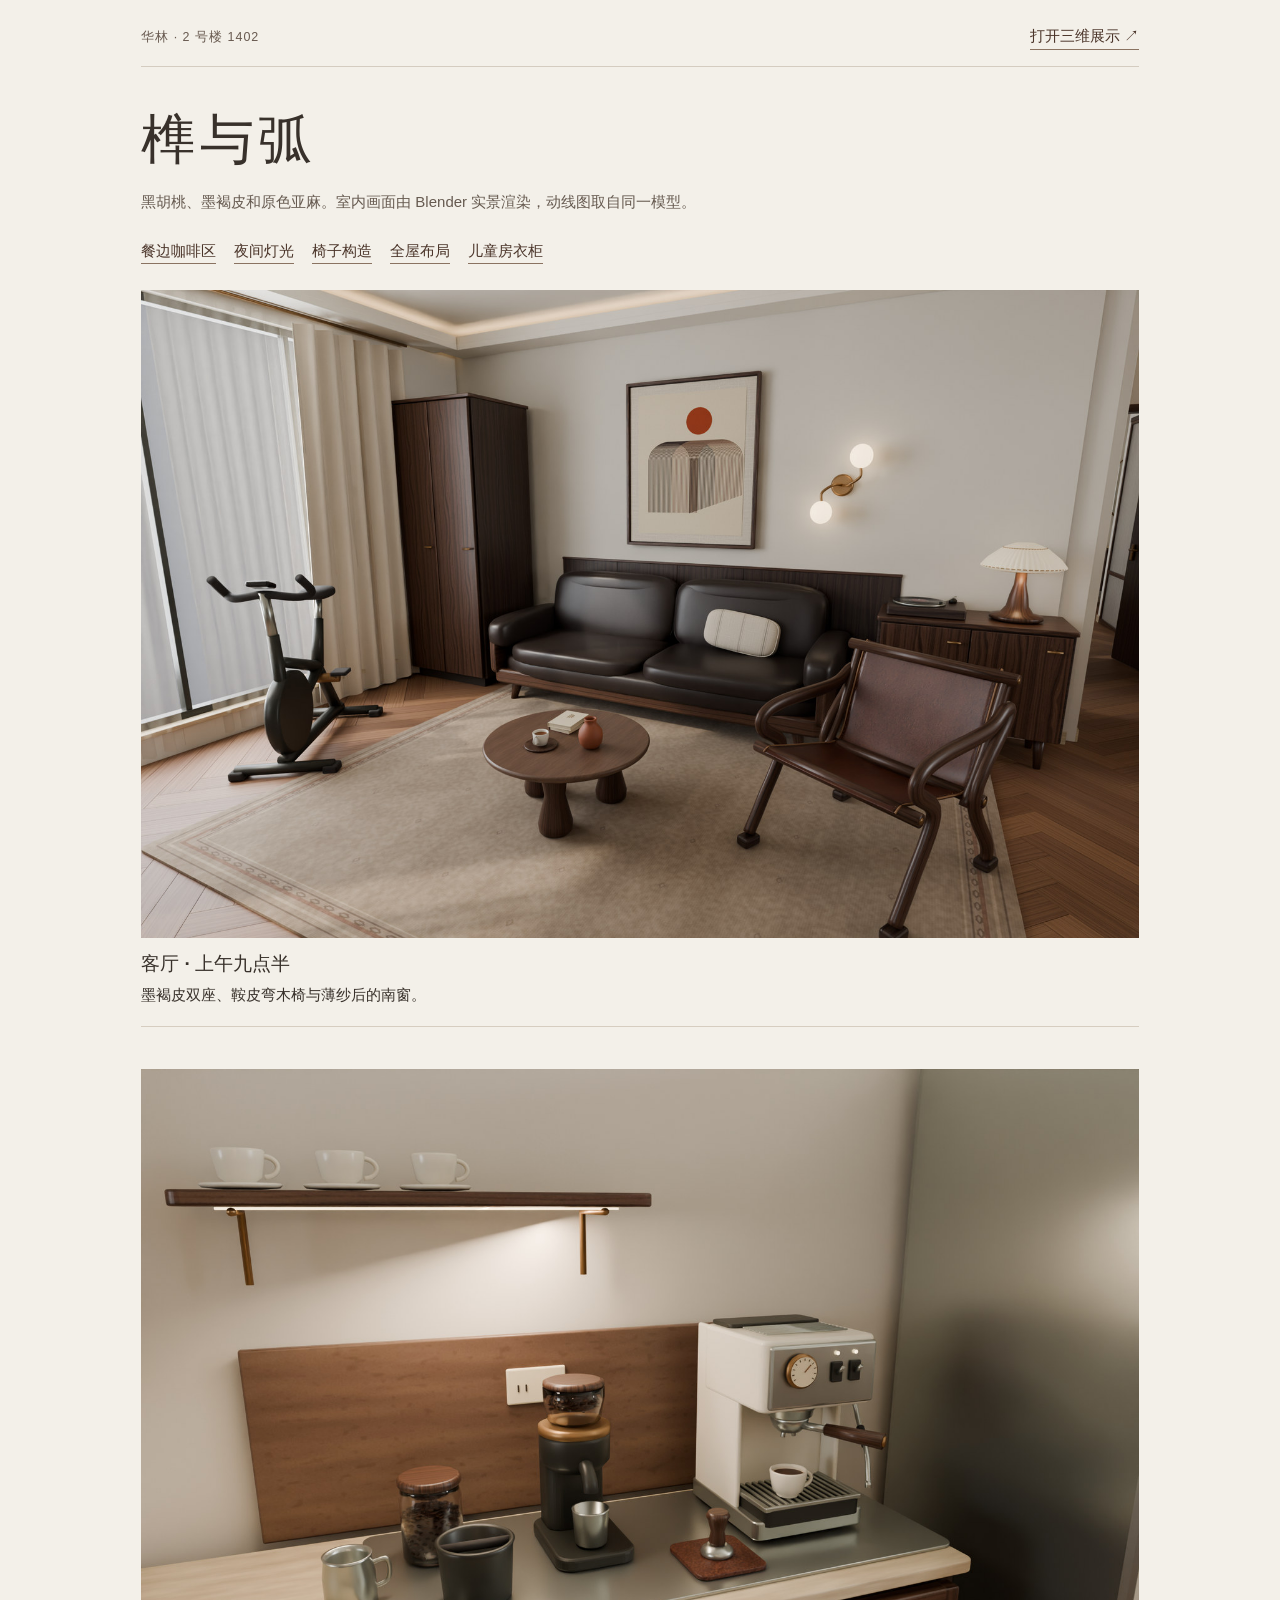
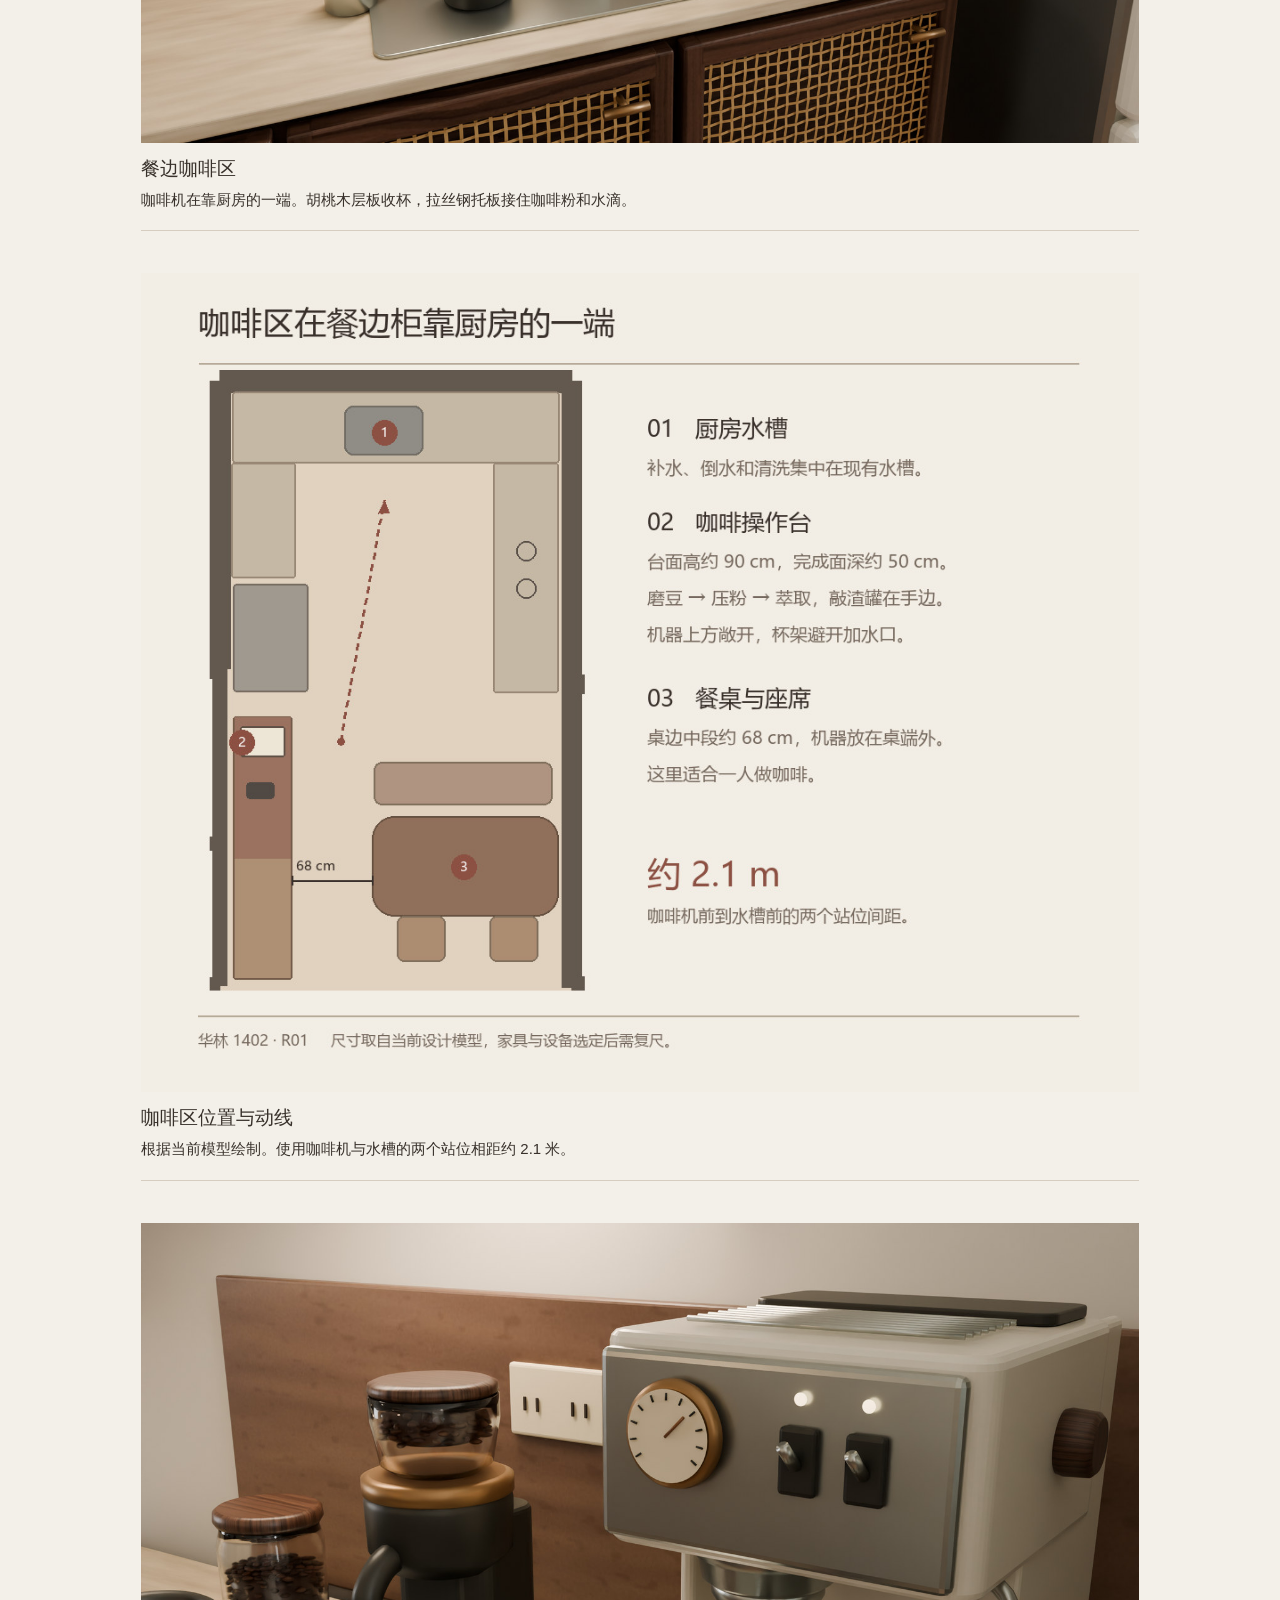
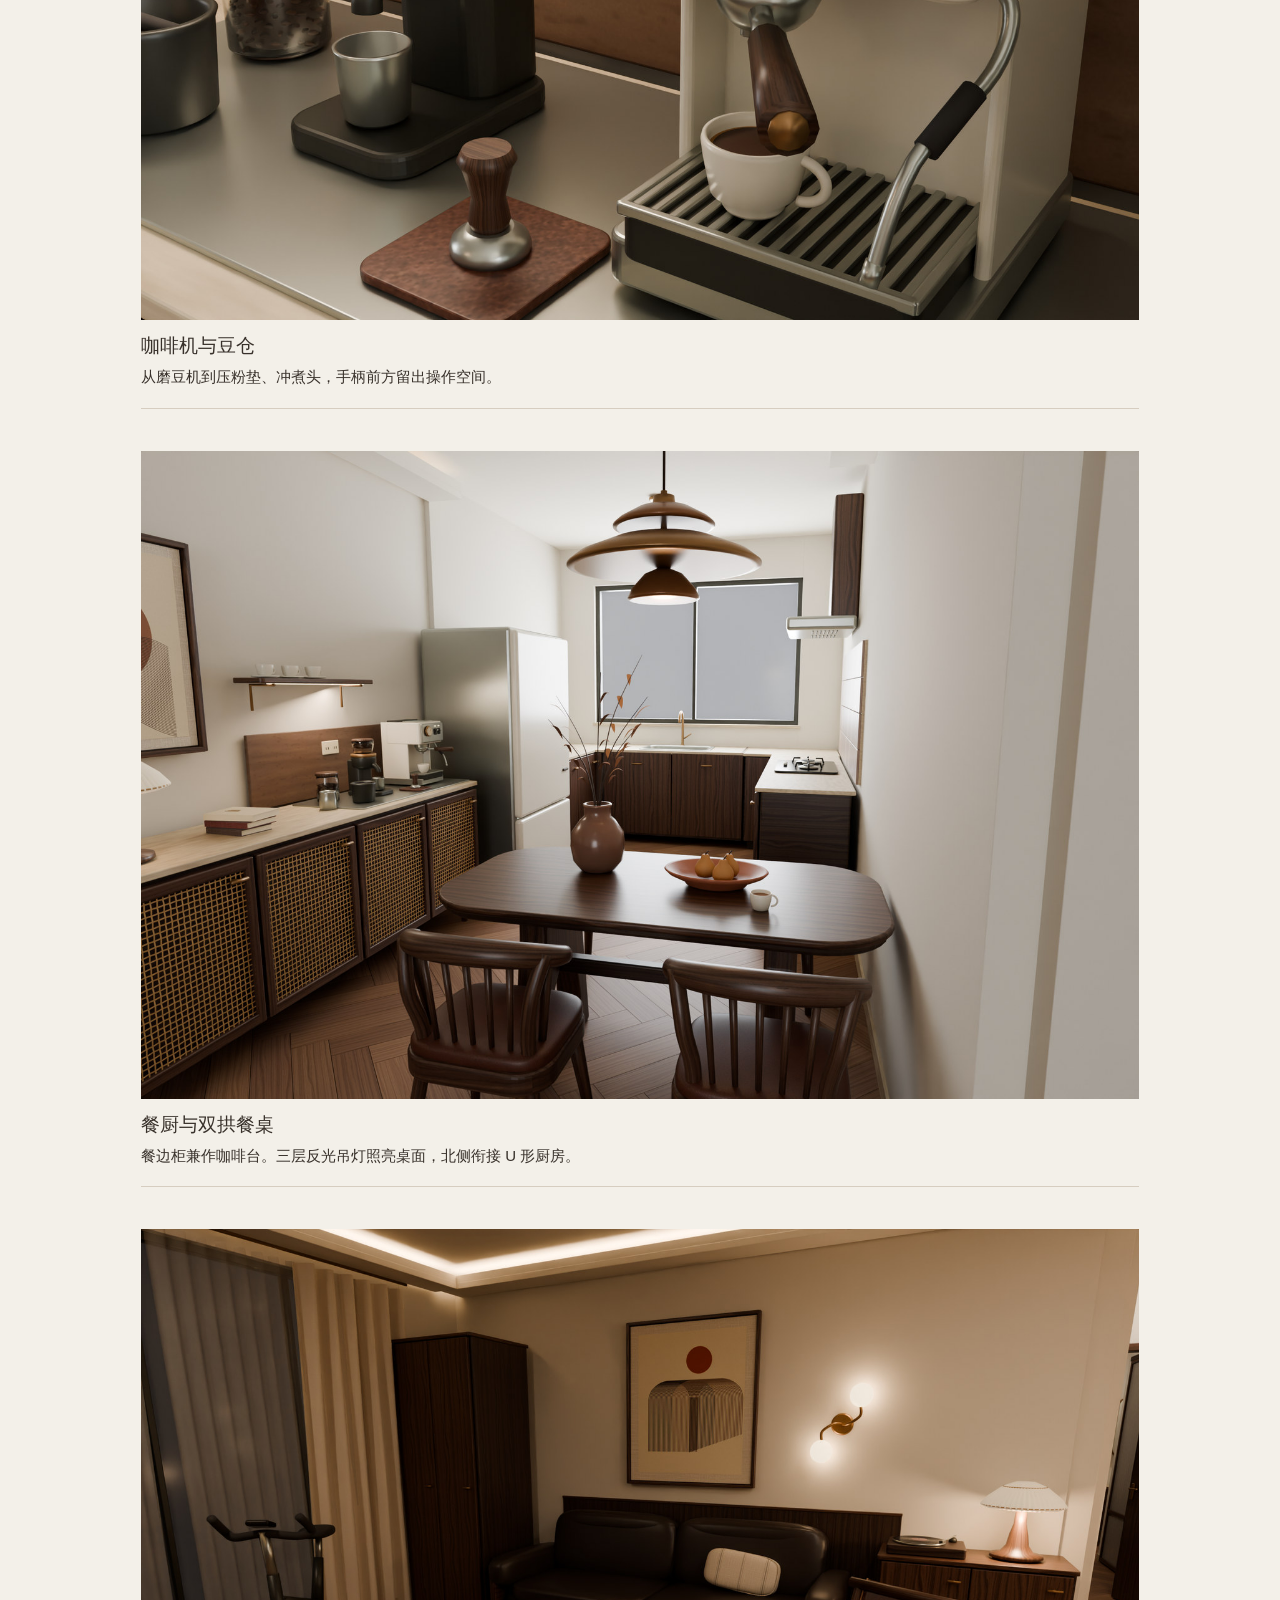
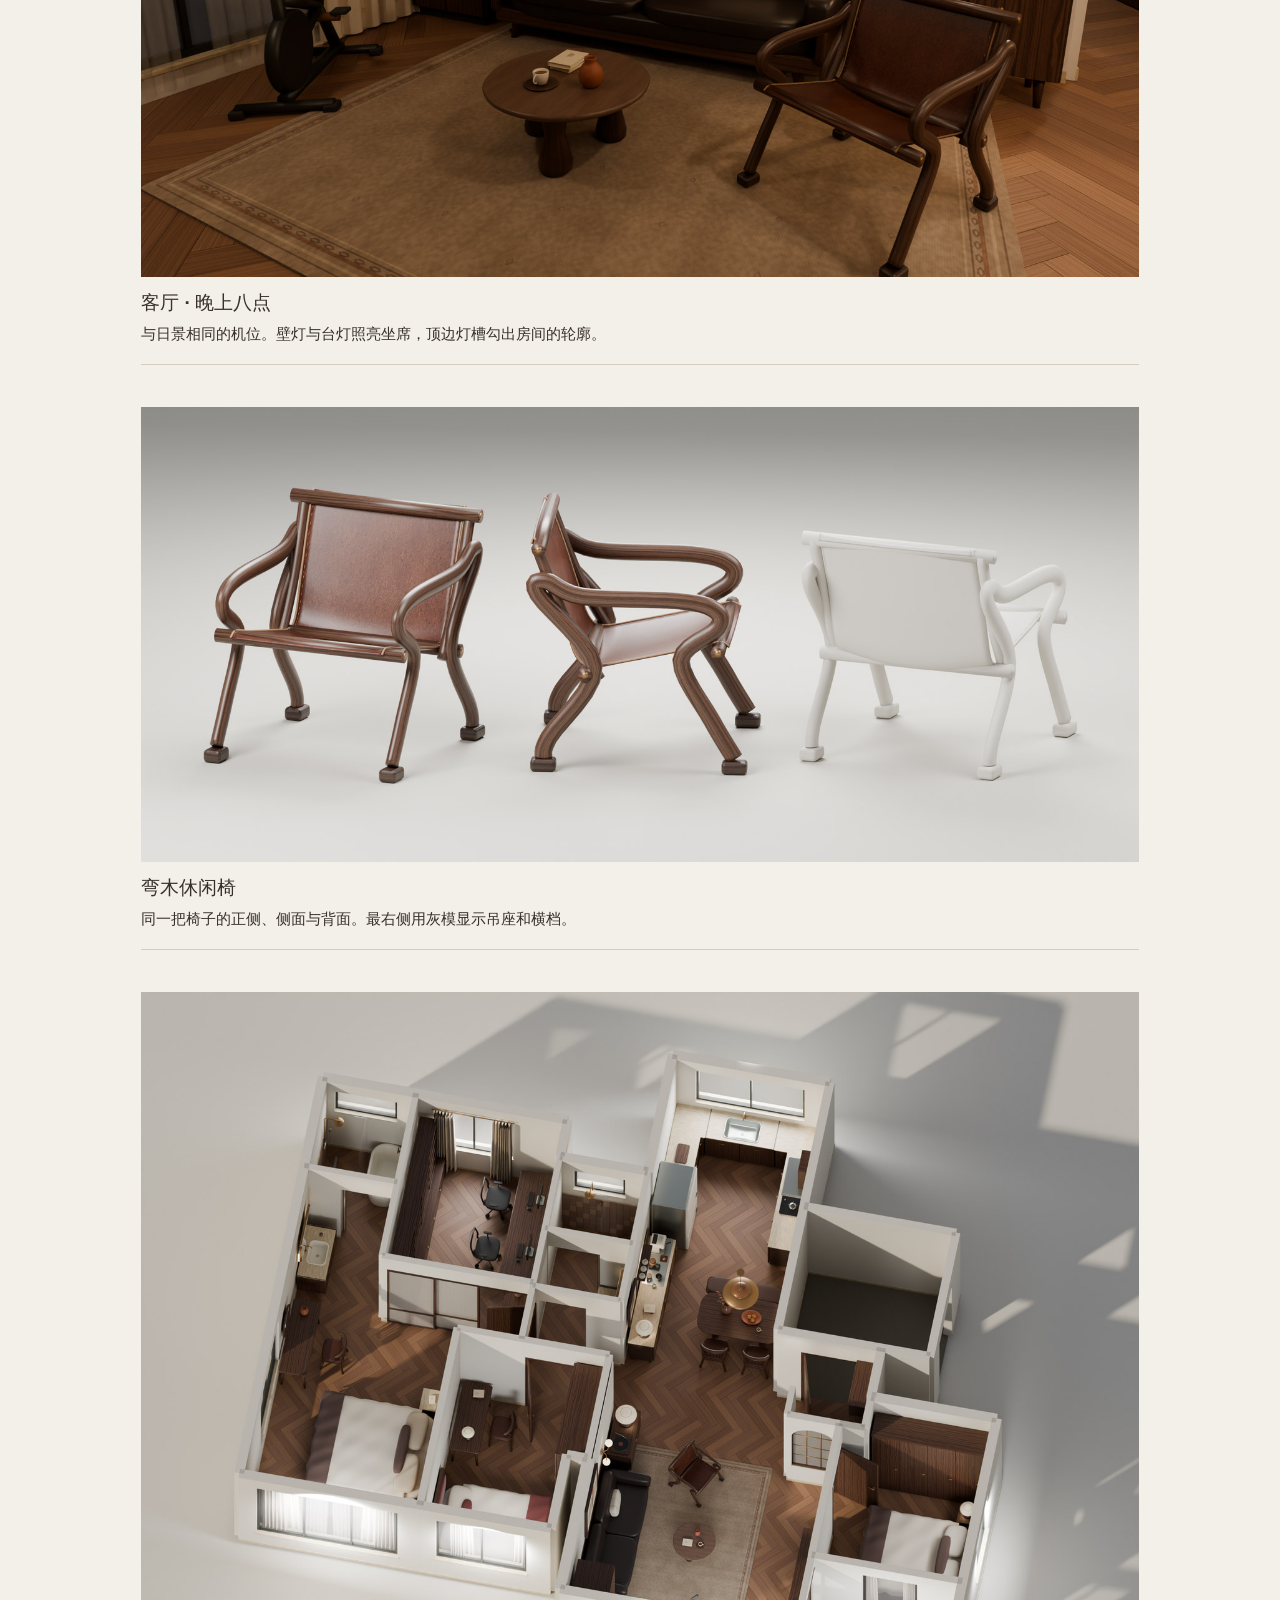
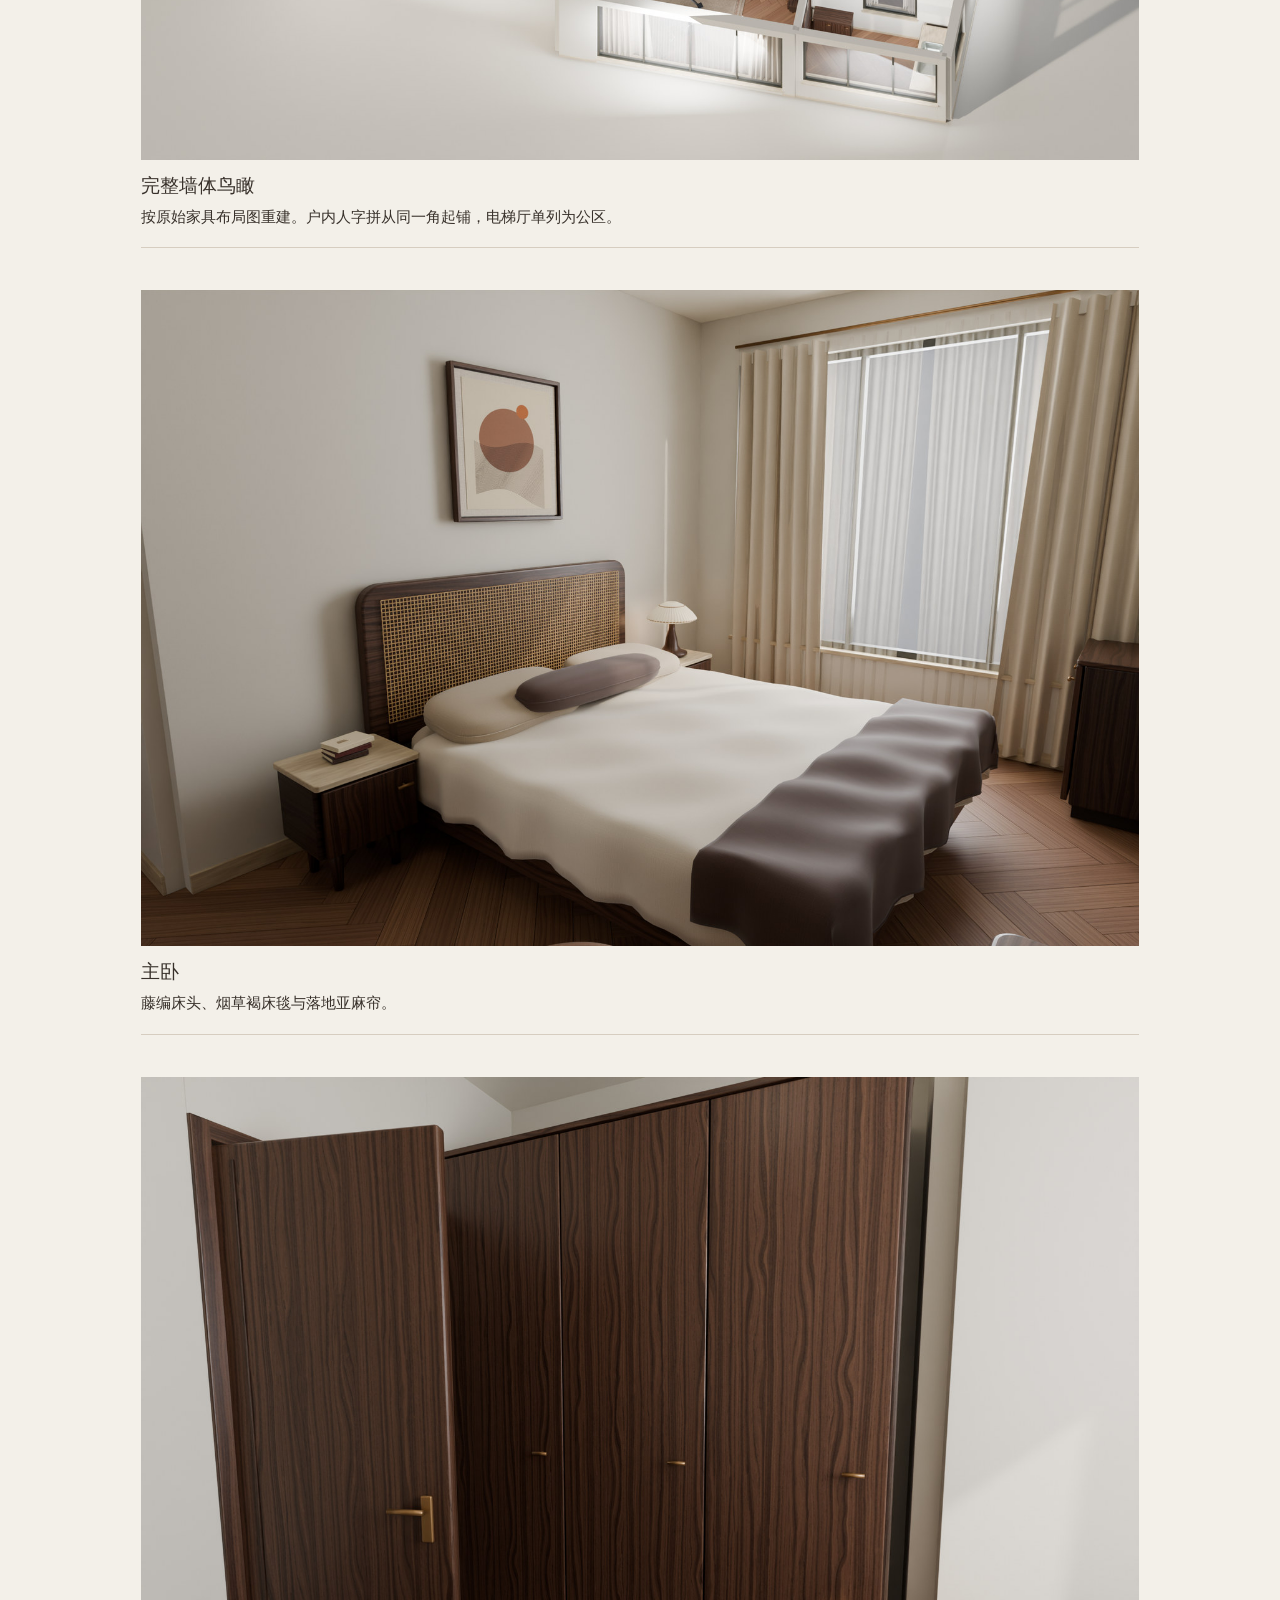
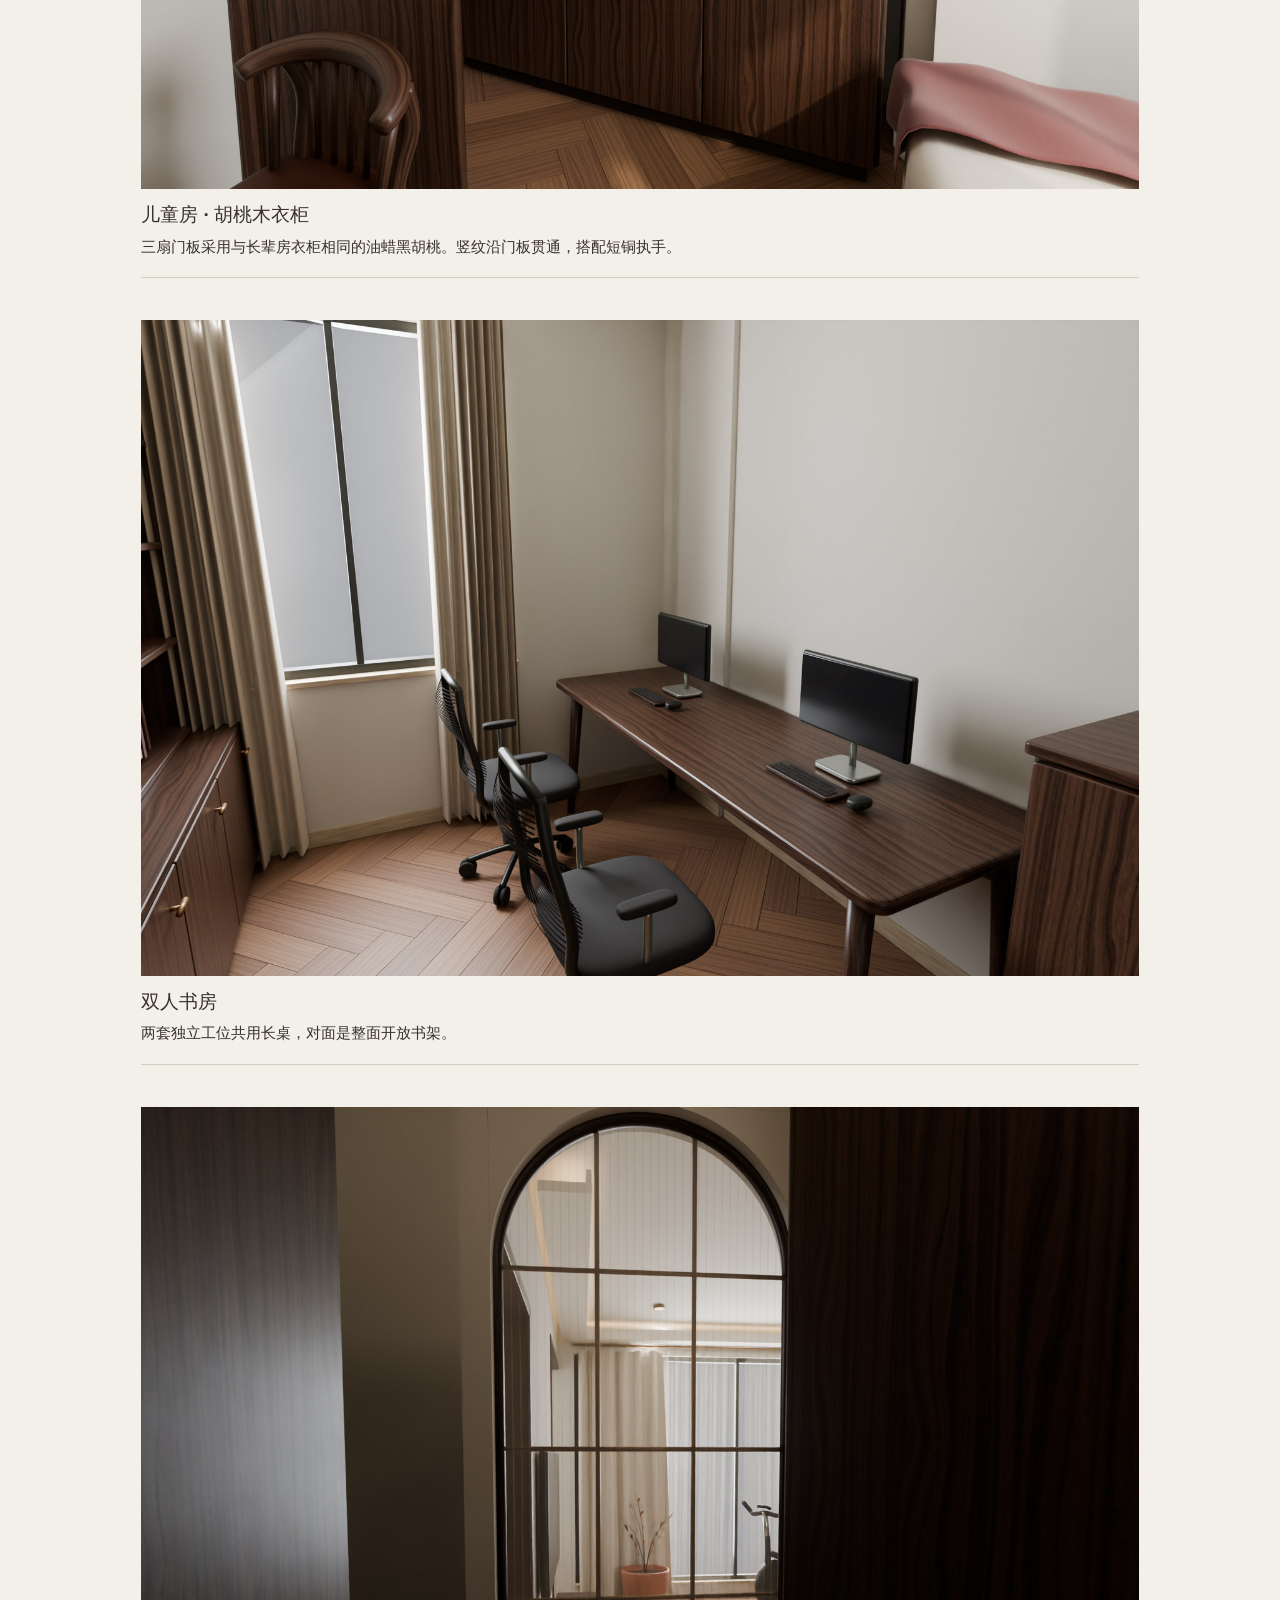
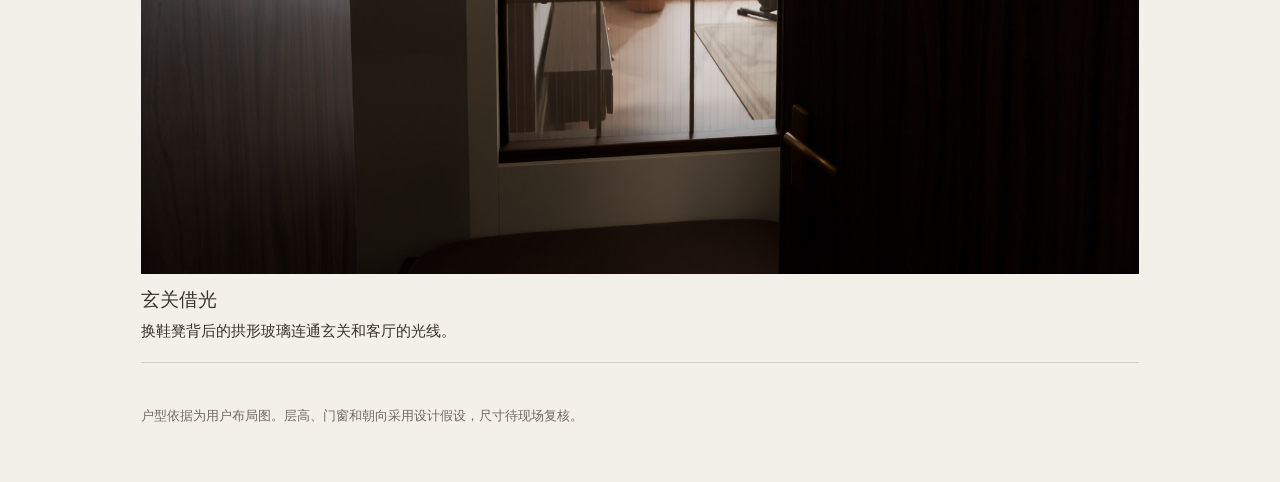
<file: r01/assets/gallery/index.html>
<!doctype html><html lang="zh-CN"><meta charset="utf-8"><meta name="viewport" content="width=device-width,initial-scale=1"><meta name="theme-color" content="#eee9df"><title>榫与弧 · 华林 1402 效果图</title>
<style>*{box-sizing:border-box}body{margin:0;background:#f3f0e9;color:#38312b;font:15px/1.65 "Segoe UI","Microsoft YaHei",sans-serif}main{max-width:1100px;margin:auto;padding:24px clamp(16px,4vw,52px) 56px}header{display:flex;align-items:center;justify-content:space-between;border-bottom:1px solid #d4ccc0;padding-bottom:16px}header small{letter-spacing:.08em;color:#685a50}a{color:#4b352a;text-decoration:none;border-bottom:1px solid #8a7361}h1{font-size:clamp(30px,5vw,54px);font-weight:500;margin:28px 0 6px;letter-spacing:.08em}.lead{margin:0 0 24px;color:#665a50}nav{display:flex;gap:18px;flex-wrap:wrap;margin:14px 0 26px}figure{margin:0 0 42px}figure>a{display:block;border:0;cursor:zoom-in}img{width:100%;height:auto;display:block;background:#e3ddd1}figcaption{padding:10px 0;border-bottom:1px solid #d6cdc0}h2{font-size:19px;font-weight:550;margin:0}p{margin:.25em 0 .5em}footer{color:#74695f;font-size:13px}</style>
<main><header><small>华林 · 2 号楼 1402</small><a href="../../">打开三维展示 ↗</a></header><h1>榫与弧</h1><p class="lead">黑胡桃、墨褐皮和原色亚麻。室内画面由 Blender 实景渲染，动线图取自同一模型。</p><nav><a href="#coffee-bar">餐边咖啡区</a><a href="#evening">夜间灯光</a><a href="#chair">椅子构造</a><a href="#house">全屋布局</a><a href="#child-wardrobe">儿童房衣柜</a></nav><figure id="living"><a href="living-full.jpg?v=9488a6c24739" aria-label="放大查看客厅 · 上午九点半"><img src="living.jpg?v=9488a6c24739" srcset="living-small.jpg?v=9488a6c24739 800w, living.jpg?v=9488a6c24739 1600w, living-full.jpg?v=9488a6c24739 2560w" sizes="(max-width: 1100px) 92vw, 1000px" width="2560" height="1662" alt="客厅 · 上午九点半" loading="eager"></a><figcaption><h2>客厅 · 上午九点半</h2><p>墨褐皮双座、鞍皮弯木椅与薄纱后的南窗。</p></figcaption></figure><figure id="coffee-bar"><a href="coffee-bar-full.jpg?v=9488a6c24739" aria-label="放大查看餐边咖啡区"><img src="coffee-bar.jpg?v=9488a6c24739" srcset="coffee-bar-small.jpg?v=9488a6c24739 800w, coffee-bar.jpg?v=9488a6c24739 1600w, coffee-bar-full.jpg?v=9488a6c24739 2400w" sizes="(max-width: 1100px) 92vw, 1000px" width="2400" height="1622" alt="餐边咖啡区" loading="lazy"></a><figcaption><h2>餐边咖啡区</h2><p>咖啡机在靠厨房的一端。胡桃木层板收杯，拉丝钢托板接住咖啡粉和水滴。</p></figcaption></figure><figure id="coffee-plan"><a href="coffee-plan.jpg?v=9488a6c24739" aria-label="放大查看咖啡区位置与动线"><img src="coffee-plan.jpg?v=9488a6c24739" srcset="coffee-plan-small.jpg?v=9488a6c24739 800w, coffee-plan.jpg?v=9488a6c24739 1120w" sizes="(max-width: 1100px) 92vw, 1000px" width="1120" height="920" alt="咖啡区位置与动线" loading="lazy"></a><figcaption><h2>咖啡区位置与动线</h2><p>根据当前模型绘制。使用咖啡机与水槽的两个站位相距约 2.1 米。</p></figcaption></figure><figure id="espresso"><a href="espresso-full.jpg?v=9488a6c24739" aria-label="放大查看咖啡机与豆仓"><img src="espresso.jpg?v=9488a6c24739" srcset="espresso-small.jpg?v=9488a6c24739 800w, espresso.jpg?v=9488a6c24739 1600w, espresso-full.jpg?v=9488a6c24739 2400w" sizes="(max-width: 1100px) 92vw, 1000px" width="2400" height="1678" alt="咖啡机与豆仓" loading="lazy"></a><figcaption><h2>咖啡机与豆仓</h2><p>从磨豆机到压粉垫、冲煮头，手柄前方留出操作空间。</p></figcaption></figure><figure id="dining"><a href="dining-full.jpg?v=9488a6c24739" aria-label="放大查看餐厨与双拱餐桌"><img src="dining.jpg?v=9488a6c24739" srcset="dining-small.jpg?v=9488a6c24739 800w, dining.jpg?v=9488a6c24739 1600w, dining-full.jpg?v=9488a6c24739 2400w" sizes="(max-width: 1100px) 92vw, 1000px" width="2400" height="1558" alt="餐厨与双拱餐桌" loading="lazy"></a><figcaption><h2>餐厨与双拱餐桌</h2><p>餐边柜兼作咖啡台。三层反光吊灯照亮桌面，北侧衔接 U 形厨房。</p></figcaption></figure><figure id="evening"><a href="evening-full.jpg?v=9488a6c24739" aria-label="放大查看客厅 · 晚上八点"><img src="evening.jpg?v=9488a6c24739" srcset="evening-small.jpg?v=9488a6c24739 800w, evening.jpg?v=9488a6c24739 1600w, evening-full.jpg?v=9488a6c24739 2400w" sizes="(max-width: 1100px) 92vw, 1000px" width="2400" height="1558" alt="客厅 · 晚上八点" loading="lazy"></a><figcaption><h2>客厅 · 晚上八点</h2><p>与日景相同的机位。壁灯与台灯照亮坐席，顶边灯槽勾出房间的轮廓。</p></figcaption></figure><figure id="chair"><a href="chair-full.jpg?v=9488a6c24739" aria-label="放大查看弯木休闲椅"><img src="chair.jpg?v=9488a6c24739" srcset="chair-small.jpg?v=9488a6c24739 800w, chair.jpg?v=9488a6c24739 1600w, chair-full.jpg?v=9488a6c24739 2400w" sizes="(max-width: 1100px) 92vw, 1000px" width="2400" height="1093" alt="弯木休闲椅" loading="lazy"></a><figcaption><h2>弯木休闲椅</h2><p>同一把椅子的正侧、侧面与背面。最右侧用灰模显示吊座和横档。</p></figcaption></figure><figure id="house"><a href="house-full.jpg?v=9488a6c24739" aria-label="放大查看完整墙体鸟瞰"><img src="house.jpg?v=9488a6c24739" srcset="house-small.jpg?v=9488a6c24739 800w, house.jpg?v=9488a6c24739 1600w, house-full.jpg?v=9488a6c24739 2560w" sizes="(max-width: 1100px) 92vw, 1000px" width="2560" height="1969" alt="完整墙体鸟瞰" loading="lazy"></a><figcaption><h2>完整墙体鸟瞰</h2><p>按原始家具布局图重建。户内人字拼从同一角起铺，电梯厅单列为公区。</p></figcaption></figure><figure id="bedroom"><a href="bedroom-full.jpg?v=9488a6c24739" aria-label="放大查看主卧"><img src="bedroom.jpg?v=9488a6c24739" srcset="bedroom-small.jpg?v=9488a6c24739 800w, bedroom.jpg?v=9488a6c24739 1600w, bedroom-full.jpg?v=9488a6c24739 2400w" sizes="(max-width: 1100px) 92vw, 1000px" width="2400" height="1579" alt="主卧" loading="lazy"></a><figcaption><h2>主卧</h2><p>藤编床头、烟草褐床毯与落地亚麻帘。</p></figcaption></figure><figure id="child-wardrobe"><a href="child-wardrobe-full.jpg?v=9488a6c24739" aria-label="放大查看儿童房 · 胡桃木衣柜"><img src="child-wardrobe.jpg?v=9488a6c24739" srcset="child-wardrobe-small.jpg?v=9488a6c24739 800w, child-wardrobe.jpg?v=9488a6c24739 1600w, child-wardrobe-full.jpg?v=9488a6c24739 2400w" sizes="(max-width: 1100px) 92vw, 1000px" width="2400" height="1714" alt="儿童房 · 胡桃木衣柜" loading="lazy"></a><figcaption><h2>儿童房 · 胡桃木衣柜</h2><p>三扇门板采用与长辈房衣柜相同的油蜡黑胡桃。竖纹沿门板贯通，搭配短铜执手。</p></figcaption></figure><figure id="study"><a href="study-full.jpg?v=9488a6c24739" aria-label="放大查看双人书房"><img src="study.jpg?v=9488a6c24739" srcset="study-small.jpg?v=9488a6c24739 800w, study.jpg?v=9488a6c24739 1600w, study-full.jpg?v=9488a6c24739 2400w" sizes="(max-width: 1100px) 92vw, 1000px" width="2400" height="1579" alt="双人书房" loading="lazy"></a><figcaption><h2>双人书房</h2><p>两套独立工位共用长桌，对面是整面开放书架。</p></figcaption></figure><figure id="entrance"><a href="entrance-full.jpg?v=9488a6c24739" aria-label="放大查看玄关借光"><img src="entrance.jpg?v=9488a6c24739" srcset="entrance-small.jpg?v=9488a6c24739 800w, entrance.jpg?v=9488a6c24739 1600w, entrance-full.jpg?v=9488a6c24739 2400w" sizes="(max-width: 1100px) 92vw, 1000px" width="2400" height="1846" alt="玄关借光" loading="lazy"></a><figcaption><h2>玄关借光</h2><p>换鞋凳背后的拱形玻璃连通玄关和客厅的光线。</p></figcaption></figure><footer>户型依据为用户布局图。层高、门窗和朝向采用设计假设，尺寸待现场复核。</footer></main></html>
</file>
